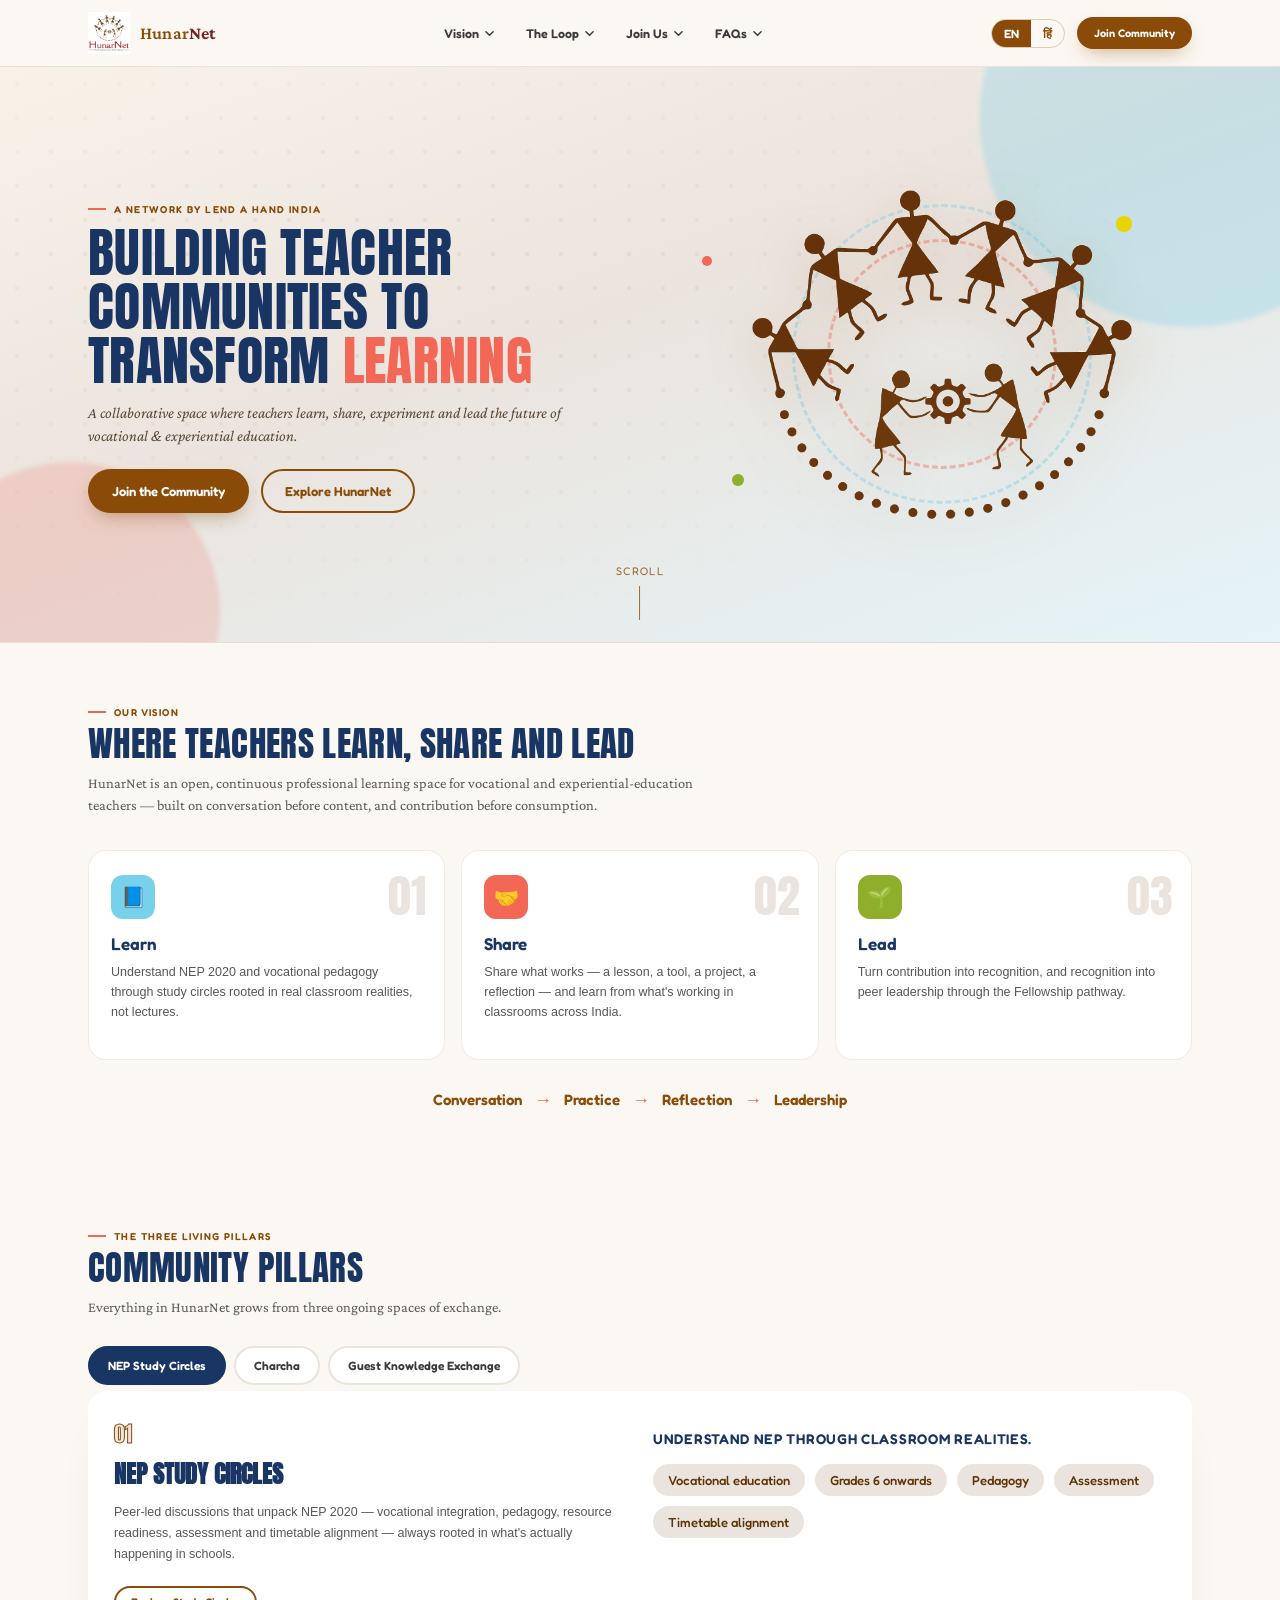
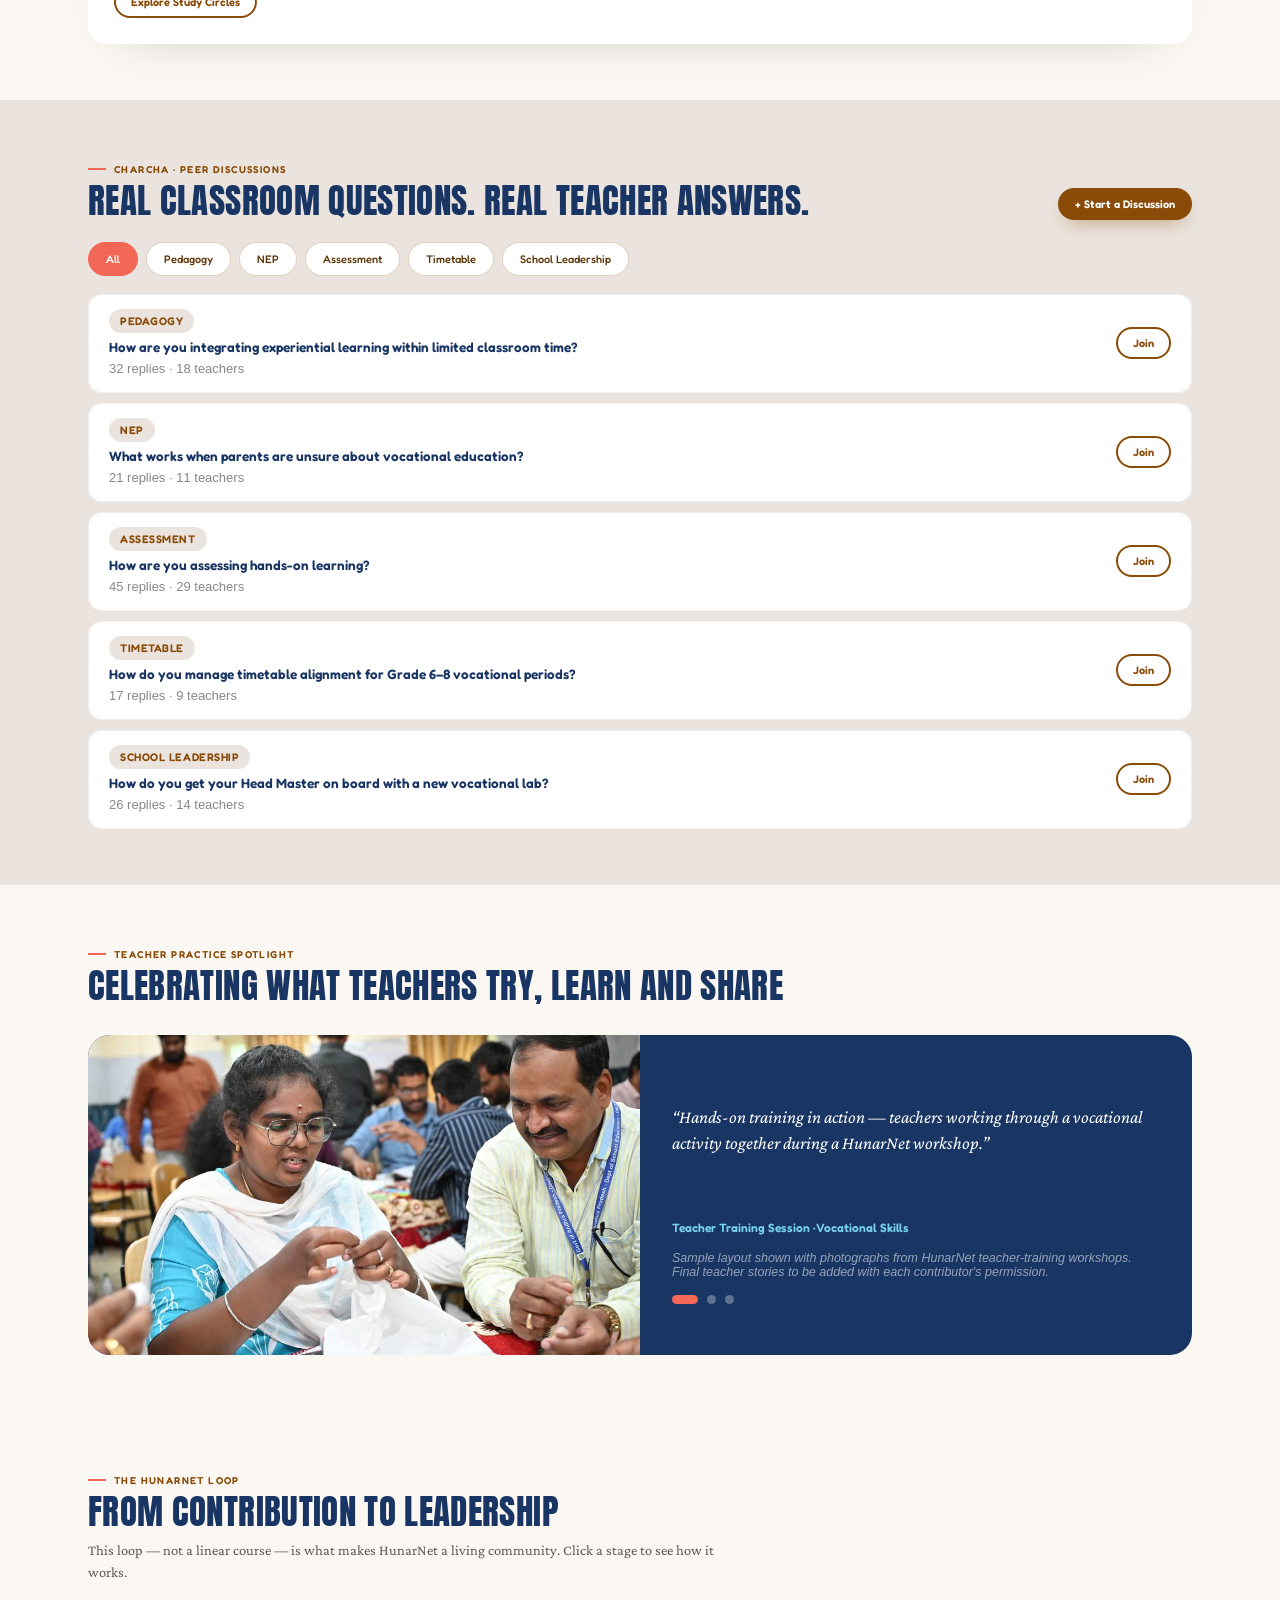
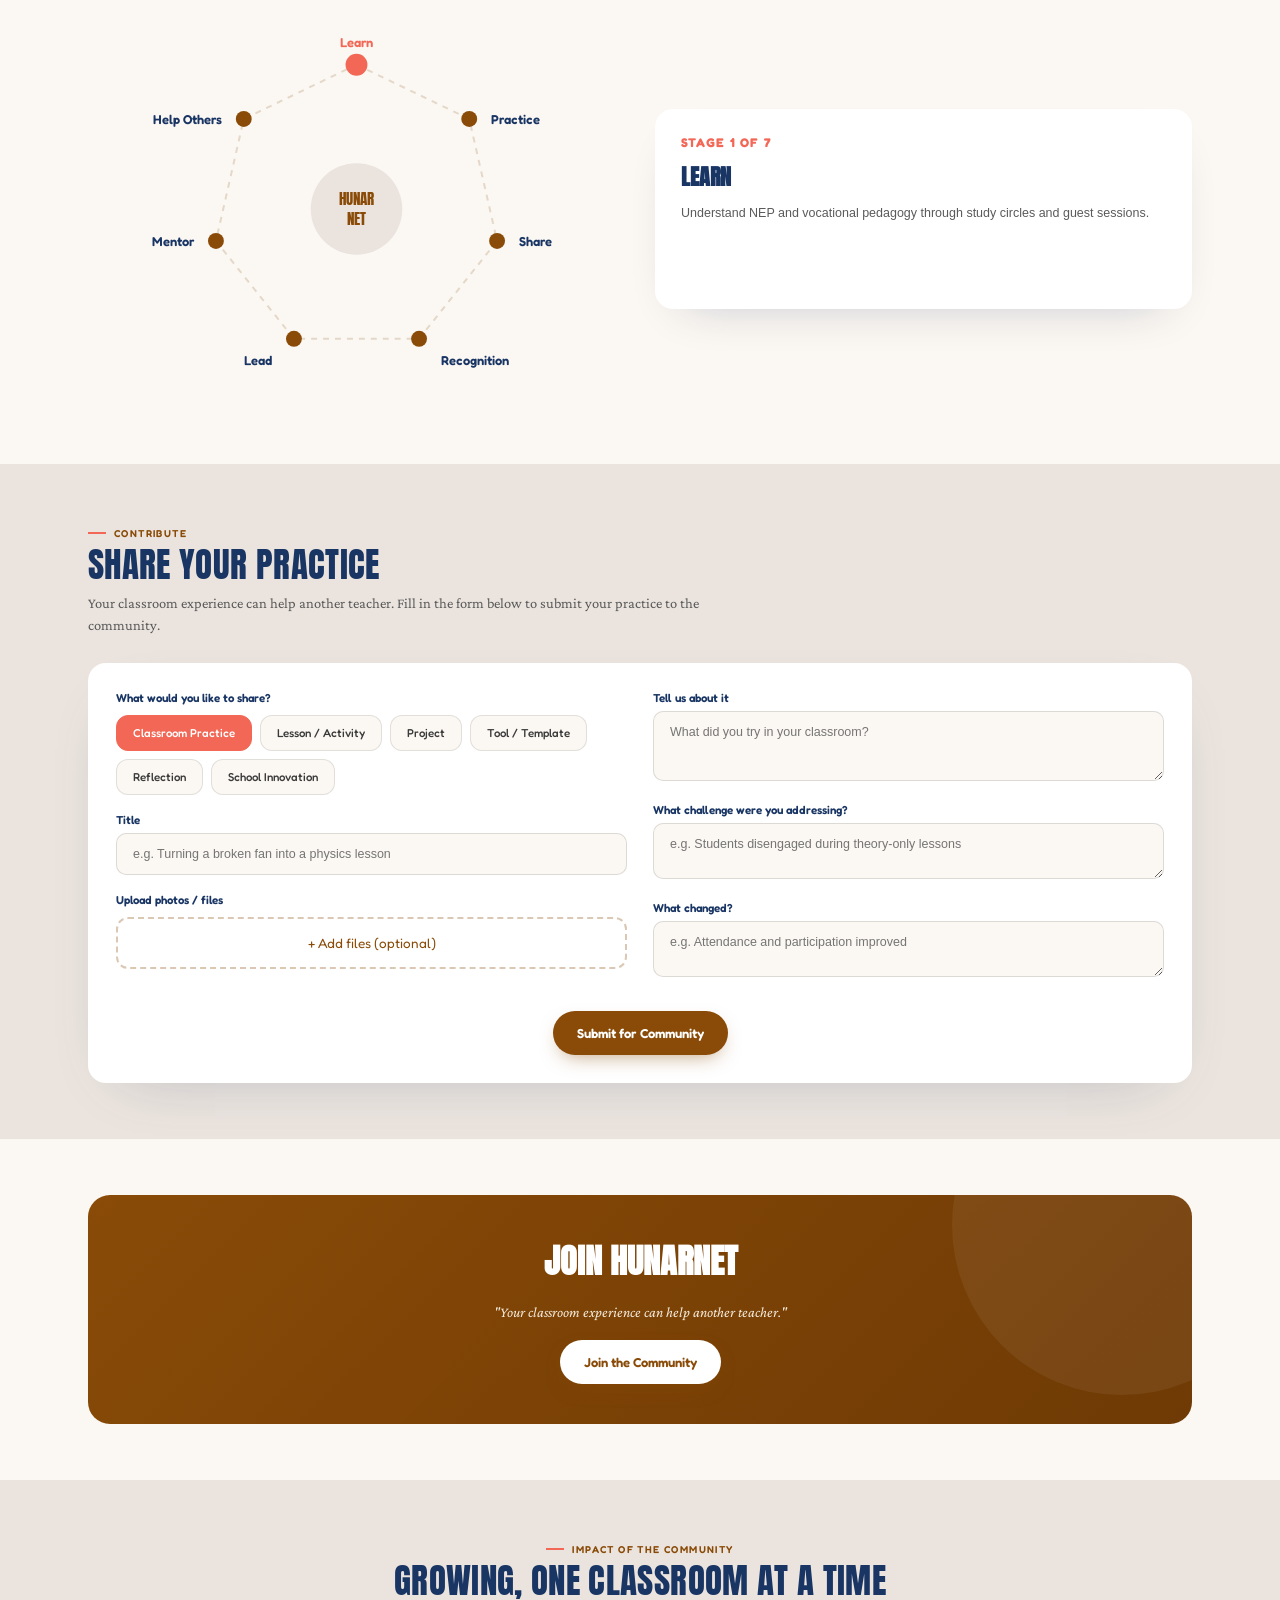
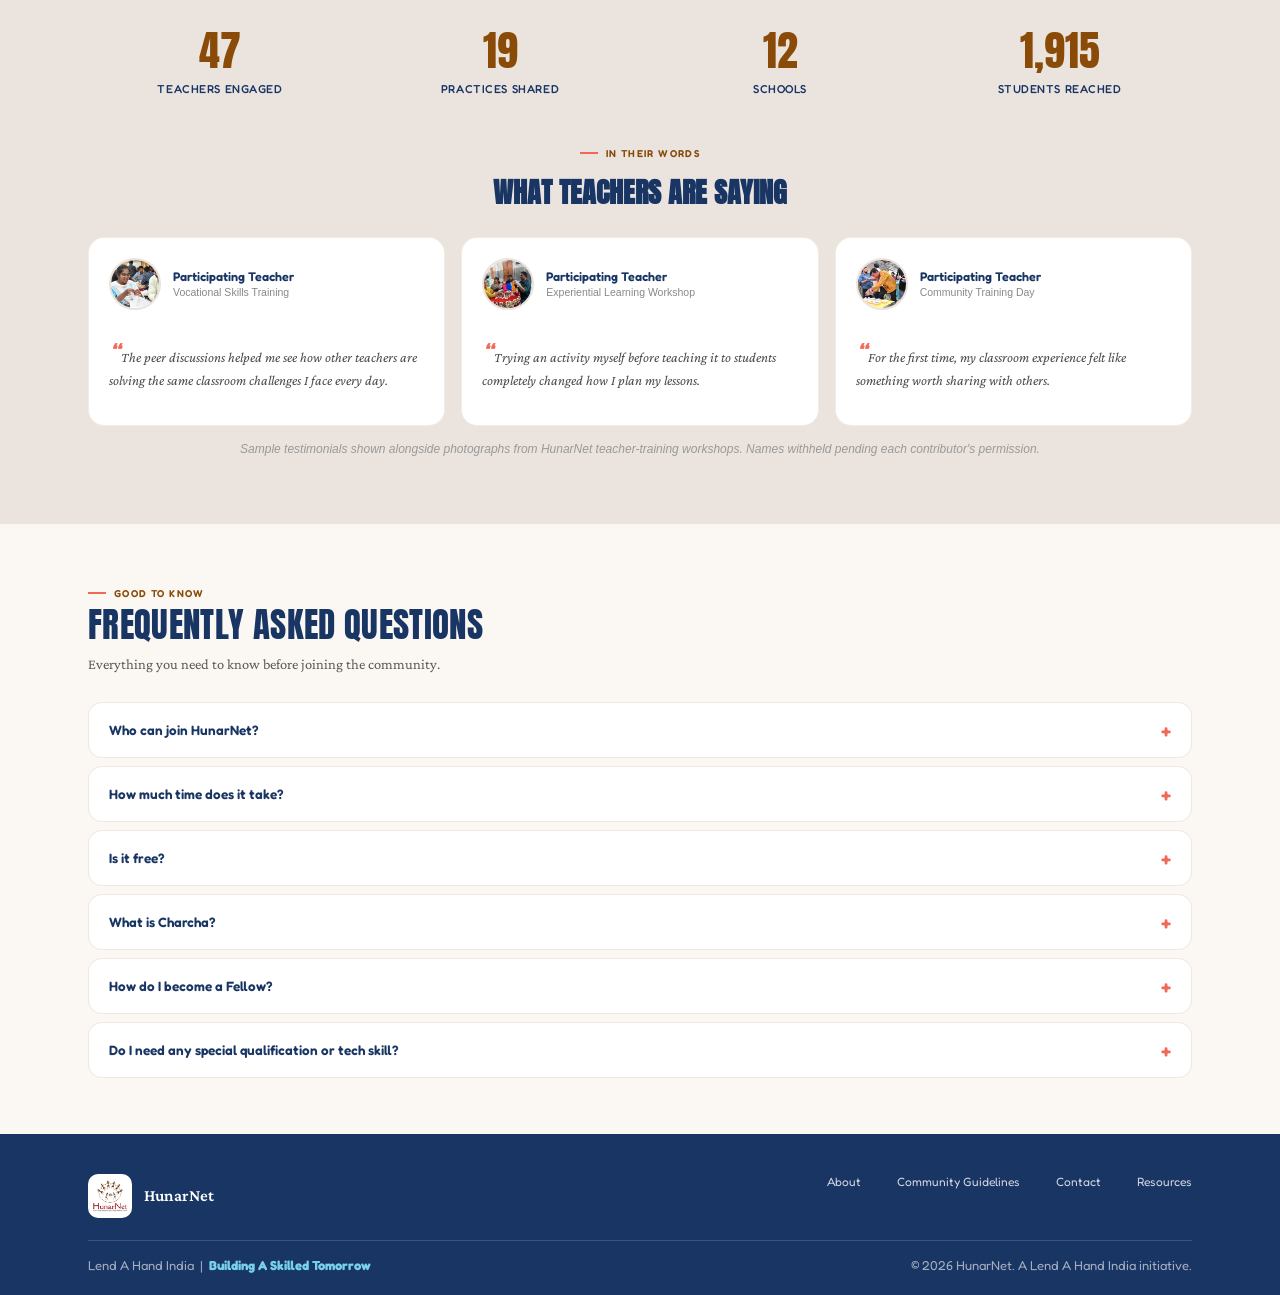
<file: index.html>
<!DOCTYPE html>
<html lang="en">
<head>
<meta charset="UTF-8">
<meta name="viewport" content="width=device-width, initial-scale=1.0">
<title>HunarNet — Where Teachers Learn, Share And Lead</title>
<meta name="description" content="HunarNet — a teacher community by Lend A Hand India where teachers learn, share and lead vocational and experiential education.">
<link rel="icon" type="image/png" href="assets/logo-icon.png">
<link rel="preconnect" href="https://fonts.googleapis.com">
<link rel="preconnect" href="https://fonts.gstatic.com" crossorigin>
<link href="https://fonts.googleapis.com/css2?family=Anton&family=Crimson+Pro:ital,wght@0,400;0,500;0,600;1,400&family=Fredoka:wght@400;500;600;700&display=swap" rel="stylesheet">
<link rel="stylesheet" href="css/styles.css">
</head>
<body>

<!-- HEADER -->
<header>
  <div class="nav">
    <a href="#home" class="brand">
      <img src="assets/logo.png" alt="HunarNet logo">
      <span class="brand-text">Hunar<b>Net</b></span>
    </a>
    <nav class="links">
      <div class="dd" data-dd="vision">
        <button class="dd-trigger"><span data-i18n="nav.vision">Vision</span> <svg viewBox="0 0 10 6"><path d="M1 1l4 4 4-4" stroke="currentColor" stroke-width="1.6" fill="none" stroke-linecap="round"/></svg></button>
        <div class="dd-panel">
          <div class="dd-item" data-goto="#home">
            <div class="ico" style="background:var(--sky);">🎯</div>
            <div class="txt"><strong data-i18n="nav.vision_ourVision">Our Vision</strong><span data-i18n="nav.vision_ourVision_sub"></span></div>
          </div>
          <div class="dd-item" data-goto="#learn">
            <div class="ico" style="background:#dfe9f6;">📘</div>
            <div class="txt"><strong data-i18n="nav.vision_lsl">Learn · Share · Lead</strong><span data-i18n="nav.vision_lsl_sub"></span></div>
          </div>
          <div class="dd-item" data-goto="#pillars">
            <div class="ico" style="background:var(--beige);">🏛️</div>
            <div class="txt"><strong data-i18n="nav.vision_pillars">Community Pillars</strong><span data-i18n="nav.vision_pillars_sub"></span></div>
          </div>
        </div>
      </div>
      <div class="dd" data-dd="loop">
        <button class="dd-trigger"><span data-i18n="nav.loop">The Loop</span> <svg viewBox="0 0 10 6"><path d="M1 1l4 4 4-4" stroke="currentColor" stroke-width="1.6" fill="none" stroke-linecap="round"/></svg></button>
        <div class="dd-panel">
          <div class="dd-item" data-goto="#loop" data-lstep="0">
            <div class="ico" style="background:var(--sky);">📘</div>
            <div class="txt"><strong data-i18n="nav.loop_learn">Learn</strong><span data-i18n="nav.loop_learn_sub"></span></div>
          </div>
          <div class="dd-item" data-goto="#loop" data-lstep="2">
            <div class="ico" style="background:#d8ecc4;">🗣️</div>
            <div class="txt"><strong data-i18n="nav.loop_share">Share</strong><span data-i18n="nav.loop_share_sub"></span></div>
          </div>
          <div class="dd-item" data-goto="#loop" data-lstep="4">
            <div class="ico" style="background:var(--beige);">🌟</div>
            <div class="txt"><strong data-i18n="nav.loop_lead">Lead</strong><span data-i18n="nav.loop_lead_sub"></span></div>
          </div>
          <div class="dd-divider"></div>
          <div class="dd-item" data-goto="#loop">
            <div class="ico" style="background:var(--navy);color:#fff;">🔄</div>
            <div class="txt"><strong data-i18n="nav.loop_full">See the full loop</strong><span data-i18n="nav.loop_full_sub"></span></div>
          </div>
        </div>
      </div>
      <div class="dd" data-dd="joinus">
        <button class="dd-trigger"><span data-i18n="nav.joinUs">Join Us</span> <svg viewBox="0 0 10 6"><path d="M1 1l4 4 4-4" stroke="currentColor" stroke-width="1.6" fill="none" stroke-linecap="round"/></svg></button>
        <div class="dd-panel">
          <div class="dd-item" data-goto="#share">
            <div class="ico" style="background:var(--coral);">✍️</div>
            <div class="txt"><strong data-i18n="nav.join_share">Share Your Practice</strong><span data-i18n="nav.join_share_sub"></span></div>
          </div>
          <div class="dd-item" data-goto="#charcha">
            <div class="ico" style="background:var(--sky);">💬</div>
            <div class="txt"><strong data-i18n="nav.join_discuss">Join a Discussion</strong><span data-i18n="nav.join_discuss_sub"></span></div>
          </div>
          <div class="dd-divider"></div>
          <div class="dd-item" data-open-join="1">
            <div class="ico" style="background:var(--green);color:#fff;">🤝</div>
            <div class="txt"><strong data-i18n="nav.join_community">Join the Community</strong><span data-i18n="nav.join_community_sub"></span></div>
          </div>
        </div>
      </div>
      <div class="dd" data-dd="faqs">
        <button class="dd-trigger"><span data-i18n="nav.faqs">FAQs</span> <svg viewBox="0 0 10 6"><path d="M1 1l4 4 4-4" stroke="currentColor" stroke-width="1.6" fill="none" stroke-linecap="round"/></svg></button>
        <div class="dd-panel">
          <div class="dd-item" data-goto="#faqs" data-faq="0">
            <div class="ico" style="background:var(--sky);">❓</div>
            <div class="txt"><strong data-i18n="nav.faq_who">Who can join?</strong><span data-i18n="nav.faq_who_sub"></span></div>
          </div>
          <div class="dd-item" data-goto="#faqs" data-faq="2">
            <div class="ico" style="background:var(--beige);">💰</div>
            <div class="txt"><strong data-i18n="nav.faq_free">Is it free?</strong><span data-i18n="nav.faq_free_sub"></span></div>
          </div>
          <div class="dd-divider"></div>
          <div class="dd-item" data-goto="#faqs">
            <div class="ico" style="background:var(--navy);color:#fff;">→</div>
            <div class="txt"><strong data-i18n="nav.faq_all">See all FAQs</strong><span data-i18n="nav.faq_all_sub"></span></div>
          </div>
        </div>
      </div>
    </nav>
    <div class="nav-actions">
      <div class="lang-toggle">
        <button data-setlang="en" class="active">EN</button>
        <button data-setlang="hi">हिं</button>
      </div>
      <button class="btn btn-primary btn-sm" id="navJoinBtn" data-i18n="nav.joinCommunity">Join Community</button>
      <button class="hamburger" id="hamburger" aria-label="Menu"><span></span><span></span><span></span></button>
    </div>
  </div>
  <div class="mobile-menu" id="mobileMenu">
    <div class="m-lang">
      <button data-setlang="en" class="active">English</button>
      <button data-setlang="hi">हिंदी</button>
    </div>
    <details class="m-group">
      <summary data-i18n="nav.vision">Vision</summary>
      <div class="m-sub">
        <a href="#home" data-i18n="nav.vision_ourVision">Our Vision</a>
        <a href="#learn" data-i18n="nav.vision_lsl">Learn · Share · Lead</a>
        <a href="#pillars" data-i18n="nav.vision_pillars">Community Pillars</a>
      </div>
    </details>
    <details class="m-group">
      <summary data-i18n="nav.loop">The Loop</summary>
      <div class="m-sub">
        <a href="#loop" data-lstep="0" data-i18n="loop.stages.0.name">Learn</a>
        <a href="#loop" data-lstep="1" data-i18n="loop.stages.1.name">Practice</a>
        <a href="#loop" data-lstep="2" data-i18n="loop.stages.2.name">Share</a>
        <a href="#loop" data-lstep="3" data-i18n="loop.stages.3.name">Recognition</a>
        <a href="#loop" data-lstep="4" data-i18n="loop.stages.4.name">Lead</a>
        <a href="#loop" data-lstep="5" data-i18n="loop.stages.5.name">Mentor</a>
      </div>
    </details>
    <details class="m-group">
      <summary data-i18n="nav.joinUs">Join Us</summary>
      <div class="m-sub">
        <a href="#share" data-i18n="nav.join_share">Share Your Practice</a>
        <a href="#charcha" data-i18n="nav.join_discuss">Join a Discussion</a>
        <a href="#" id="mobileJoinLink" data-i18n="nav.join_community">Join the Community</a>
      </div>
    </details>
    <details class="m-group">
      <summary data-i18n="nav.faqs">FAQs</summary>
      <div class="m-sub">
        <a href="#faqs" data-faq="0" data-i18n="nav.faq_who">Who can join?</a>
        <a href="#faqs" data-faq="2" data-i18n="nav.faq_free">Is it free?</a>
        <a href="#faqs" data-i18n="nav.faq_all">See all FAQs</a>
      </div>
    </details>
  </div>
</header>

<!-- HERO -->
<section class="hero" id="home" style="padding:0;">
  <div class="hero-pattern"></div>
  <div class="hero-blob b1"></div>
  <div class="hero-blob b2"></div>
  <div class="hero-inner">
    <div class="hero-content">
      <span class="eyebrow" data-i18n="hero.eyebrow">A network by Lend A Hand India</span>
      <h1 data-i18n="hero.title" data-i18n-html>Building teacher communities to transform <span>learning</span></h1>
      <p class="hero-lede" data-i18n="hero.lede">A collaborative space where teachers learn, share, experiment and lead the future of vocational &amp; experiential education.</p>
      <div class="hero-ctas">
        <button class="btn btn-primary" id="heroJoinBtn" data-i18n="hero.cta_join">Join the Community</button>
        <a href="#learn" class="btn btn-outline dark" data-i18n="hero.cta_explore">Explore HunarNet</a>
      </div>
    </div>
    <div class="hero-graphic">
      <div class="hero-ring r1"></div>
      <div class="hero-ring r2"></div>
      <span class="hero-dot d1"></span>
      <span class="hero-dot d2"></span>
      <span class="hero-dot d3"></span>
      <img src="assets/logo-icon.png" alt="HunarNet community icon">
    </div>
  </div>
  <div class="scroll-cue"><span data-i18n="hero.scroll">Scroll</span><span class="line"></span></div>
</section>

<!-- WHAT IS HUNARNET / VISION -->
<section id="learn">
  <div class="wrap">
    <div class="reveal">
      <span class="eyebrow" data-i18n="vision.eyebrow">Our Vision</span>
      <h2 class="section-title" data-i18n="vision.title">Where teachers learn, share and lead</h2>
      <p class="section-sub" data-i18n="vision.sub"></p>
    </div>
    <div class="triad reveal">
      <div class="triad-card">
        <div class="triad-num">01</div>
        <div class="triad-icon" style="background:var(--sky);">📘</div>
        <h3 data-i18n="vision.card_learn_title">Learn</h3>
        <p data-i18n="vision.card_learn_body"></p>
      </div>
      <div class="triad-card">
        <div class="triad-num">02</div>
        <div class="triad-icon" style="background:var(--coral);">🤝</div>
        <h3 data-i18n="vision.card_share_title">Share</h3>
        <p data-i18n="vision.card_share_body"></p>
      </div>
      <div class="triad-card">
        <div class="triad-num">03</div>
        <div class="triad-icon" style="background:var(--green);">🌱</div>
        <h3 data-i18n="vision.card_lead_title">Lead</h3>
        <p data-i18n="vision.card_lead_body"></p>
      </div>
    </div>
    <div class="flow-line reveal">
      <span data-i18n="vision.flow_conversation">Conversation</span><span class="arrow">→</span><span data-i18n="vision.flow_practice">Practice</span><span class="arrow">→</span><span data-i18n="vision.flow_reflection">Reflection</span><span class="arrow">→</span><span data-i18n="vision.flow_leadership">Leadership</span>
    </div>
  </div>
</section>

<!-- COMMUNITY PILLARS -->
<section id="pillars">
  <div class="wrap">
    <div class="reveal">
      <span class="eyebrow" data-i18n="pillars.eyebrow">The three living pillars</span>
      <h2 class="section-title" data-i18n="pillars.title">Community pillars</h2>
      <p class="section-sub" data-i18n="pillars.sub"></p>
    </div>
    <div class="pillar-tabs reveal" id="pillarTabs"></div>
    <div class="pillar-body reveal" id="pillarBody"></div>
  </div>
</section>

<!-- CHARCHA / WHAT'S HAPPENING -->
<section class="section-alt" id="charcha">
  <div class="wrap">
    <div class="head-row reveal">
      <div>
        <span class="eyebrow" data-i18n="charcha.eyebrow">Charcha · peer discussions</span>
        <h2 class="section-title" data-i18n="charcha.title">Real classroom questions. Real teacher answers.</h2>
      </div>
      <button class="btn btn-primary btn-sm" id="startDiscussionBtn" data-i18n="charcha.start">+ Start a Discussion</button>
    </div>
    <div class="filter-row reveal" id="filterRow"></div>
    <div class="discuss-list reveal" id="discussList"></div>
  </div>
</section>

<!-- TEACHER SPOTLIGHT -->
<section id="recognise">
  <div class="wrap">
    <div class="reveal">
      <span class="eyebrow" data-i18n="spotlight.eyebrow">Teacher practice spotlight</span>
      <h2 class="section-title" data-i18n="spotlight.title">Celebrating what teachers try, learn and share</h2>
    </div>
    <div class="spotlight reveal" id="spotlight">
      <div class="spot-imgwrap" id="spotImgWrap"></div>
      <div class="spot-text">
        <div class="spot-text-inner" id="spotQuotes"></div>
        <div class="spot-cap" id="spotCap"></div>
        <div class="spot-note" data-i18n="spotlight.note"></div>
        <div class="spot-dots" id="spotDots"></div>
      </div>
    </div>
  </div>
</section>

<!-- CONTRIBUTION TO LEADERSHIP LOOP -->
<section id="loop">
  <div class="wrap">
    <div class="reveal">
      <span class="eyebrow" data-i18n="loop.eyebrow">The HunarNet loop</span>
      <h2 class="section-title" data-i18n="loop.title">From contribution to leadership</h2>
      <p class="section-sub" data-i18n="loop.sub"></p>
    </div>
    <div class="loop-wrap reveal">
      <div class="loop-svg-wrap">
        <svg id="loopSvg" viewBox="-70 0 540 400" width="100%" style="max-width:540px;"></svg>
      </div>
      <div class="loop-detail" id="loopDetail"></div>
    </div>
  </div>
</section>

<!-- SHARE YOUR PRACTICE -->
<section class="section-alt" id="share">
  <div class="wrap">
    <div class="reveal">
      <span class="eyebrow" data-i18n="share.eyebrow">Contribute</span>
      <h2 class="section-title" data-i18n="share.title">Share your practice</h2>
      <p class="section-sub" data-i18n="share.sub"></p>
    </div>
    <div class="share-panel reveal">
      <div id="shareForm">
        <div class="share-grid">
          <div>
            <label class="f" style="margin-top:0;" data-i18n="share.q_type">What would you like to share?</label>
            <div class="type-picker" id="typePicker"></div>
            <label class="f" data-i18n="share.q_title">Title</label>
            <input type="text" id="shareTitle" data-i18n-ph="share.ph_title">
            <label class="f" data-i18n="share.q_upload">Upload photos / files</label>
            <div class="upload-box" data-i18n="share.upload_hint">+ Add files (optional)</div>
          </div>
          <div>
            <label class="f" style="margin-top:0;" data-i18n="share.q_about">Tell us about it</label>
            <textarea id="shareAbout" rows="3" data-i18n-ph="share.ph_about"></textarea>
            <label class="f" data-i18n="share.q_challenge">What challenge were you addressing?</label>
            <textarea id="shareChallenge" rows="2" data-i18n-ph="share.ph_challenge"></textarea>
            <label class="f" data-i18n="share.q_changed">What changed?</label>
            <textarea id="shareChanged" rows="2" data-i18n-ph="share.ph_changed"></textarea>
          </div>
        </div>
        <div style="text-align:center;margin-top:30px;">
          <button class="btn btn-primary" id="shareSubmitBtn" data-i18n="share.submit">Submit for Community</button>
        </div>
      </div>
      <div class="confirm-box" id="shareConfirm">
        <div class="confirm-icon">✓</div>
        <h3 data-i18n="share.confirm_title">Thank you for sharing!</h3>
        <p data-i18n="share.confirm_body"></p>
        <button class="btn btn-outline dark btn-sm" id="shareAnotherBtn" style="margin-top:20px;" data-i18n="share.another">Share another practice</button>
      </div>
    </div>
  </div>
</section>

<!-- JOIN CTA -->
<section id="join">
  <div class="wrap">
    <div class="join-cta reveal">
      <h2 data-i18n="joinCta.title">Join HunarNet</h2>
      <p class="quote" data-i18n="joinCta.quote"></p>
      <button class="btn btn-primary" id="ctaJoinBtn" data-i18n="joinCta.cta">Join the Community</button>
    </div>
  </div>
</section>

<!-- IMPACT -->
<section class="section-alt" id="impact">
  <div class="wrap">
    <div class="reveal" style="text-align:center;">
      <span class="eyebrow" data-i18n="impact.eyebrow">Impact of the community</span>
      <h2 class="section-title" data-i18n="impact.title">Growing, one classroom at a time</h2>
    </div>
    <div class="impact-grid reveal" id="impactGrid"></div>

    <div class="testimonial-row reveal">
      <div style="text-align:center;">
        <span class="eyebrow" data-i18n="impact.testi_eyebrow">In their words</span>
        <h3 class="testi-heading" data-i18n="impact.testi_title">What teachers are saying</h3>
      </div>
      <div class="testi-grid" id="testiGrid"></div>
      <p class="testi-note" data-i18n="impact.testi_note"></p>
    </div>
  </div>
</section>

<!-- FAQS -->
<section id="faqs">
  <div class="wrap">
    <div class="reveal">
      <span class="eyebrow" data-i18n="faqs.eyebrow">Good to know</span>
      <h2 class="section-title" data-i18n="faqs.title">Frequently asked questions</h2>
      <p class="section-sub" data-i18n="faqs.sub"></p>
    </div>
    <div class="faq-list reveal" id="faqList"></div>
  </div>
</section>

<!-- FOOTER -->
<footer>
  <div class="wrap">
    <div class="footer-top">
      <div class="footer-brand">
        <img src="assets/logo.png" alt="HunarNet">
        <span class="footer-brand-text">HunarNet</span>
      </div>
      <div class="footer-links">
        <a href="#learn" data-i18n="footer.about">About</a>
        <a href="#charcha" data-i18n="footer.guidelines">Community Guidelines</a>
        <a href="#share" data-i18n="footer.contact">Contact</a>
        <a href="#pillars" data-i18n="footer.resources">Resources</a>
      </div>
    </div>
    <div class="footer-bottom">
      <span>Lend A Hand India &nbsp;|&nbsp; <b data-i18n="footer.tagline">Building A Skilled Tomorrow</b></span>
      <span data-i18n="footer.copyright">© 2026 HunarNet. A Lend A Hand India initiative.</span>
    </div>
  </div>
</footer>

<!-- MOBILE BOTTOM BAR -->
<div class="mobile-bar">
  <a href="#home">🏠<span data-i18n="mobileBar.home">Home</span></a>
  <a href="#charcha">💬<span data-i18n="mobileBar.charcha">Charcha</span></a>
  <button class="plus" id="mobilePlus">+</button>
  <a href="#pillars">📚<span data-i18n="mobileBar.resources">Resources</span></a>
  <a href="#join">👤<span data-i18n="mobileBar.profile">Profile</span></a>
</div>
<div class="plus-sheet" id="plusSheet">
  <a href="#share" id="plusShare" data-i18n="mobileBar.share">Share a Practice</a>
  <a href="#charcha" id="plusDiscuss" data-i18n="mobileBar.discuss">Start a Discussion</a>
  <a href="#" id="plusJoin" data-i18n="mobileBar.join">Join the Community</a>
</div>

<!-- JOIN MODAL -->
<div class="modal-overlay" id="joinModal">
  <div class="modal">
    <button class="modal-close" id="modalClose">✕</button>
    <div class="modal-progress" id="modalProgress"></div>

    <div class="modal-step active" data-step="0">
      <h3 data-i18n="modal.welcome_title">Welcome to HunarNet</h3>
      <p class="msub" data-i18n="modal.welcome_sub"></p>
      <div style="margin-top:30px;text-align:center;">
        <button class="btn btn-primary" id="startJoin" data-i18n="modal.start">Start</button>
      </div>
    </div>

    <div class="modal-step" data-step="1">
      <h3 data-i18n="modal.about_title">About you</h3>
      <p class="msub" data-i18n="modal.about_sub"></p>
      <div class="modal-field">
        <label class="f" style="margin-top:0;" data-i18n="modal.name">Name</label>
        <input type="text" id="joinName" data-i18n-ph="modal.ph_name">
      </div>
      <div class="modal-field">
        <label class="f" data-i18n="modal.school">School</label>
        <input type="text" id="joinSchool" data-i18n-ph="modal.ph_school">
      </div>
      <div class="modal-field">
        <label class="f" data-i18n="modal.role">Role</label>
        <div class="role-grid" id="roleGroup" data-group="role"></div>
      </div>
      <div class="modal-nav">
        <button class="btn-back" data-back data-i18n="modal.back">Back</button>
        <button class="btn btn-primary btn-sm" data-next data-i18n="modal.next">Next</button>
      </div>
    </div>

    <div class="modal-step" data-step="2">
      <h3 data-i18n="modal.exp_title">Your experience</h3>
      <p class="msub" data-i18n="modal.exp_sub"></p>
      <div class="modal-field">
        <div class="interest-grid" id="expGroup" data-group="experience" data-multi="true"></div>
      </div>
      <div class="modal-nav">
        <button class="btn-back" data-back data-i18n="modal.back">Back</button>
        <button class="btn btn-primary btn-sm" data-next data-i18n="modal.next">Next</button>
      </div>
    </div>

    <div class="modal-step" data-step="3">
      <h3 data-i18n="modal.part_title">How would you like to participate?</h3>
      <p class="msub" data-i18n="modal.part_sub"></p>
      <div class="modal-field">
        <div class="interest-grid" id="partGroup" data-group="participate" data-multi="true"></div>
      </div>
      <div class="modal-nav">
        <button class="btn-back" data-back data-i18n="modal.back">Back</button>
        <button class="btn btn-primary btn-sm" id="finishJoin" data-i18n="modal.finish">Join HunarNet</button>
      </div>
    </div>

    <div class="modal-step" data-step="4">
      <div class="success-screen">
        <div class="ic">✓</div>
        <h3 style="text-align:center;" data-i18n="modal.success_title">You're in!</h3>
        <p class="msub" style="text-align:center;" data-i18n="modal.success_sub"></p>
        <button class="btn btn-primary" id="doneJoin" style="margin-top:22px;" data-i18n="modal.done">Done</button>
      </div>
    </div>
  </div>
</div>

<!-- SCRIPTS -->
<script src="js/config.js"></script>
<script src="js/i18n.js"></script>
<script src="js/forms.js"></script>
<script src="js/main.js"></script>
</body>
</html>
</file>
<file: css/styles.css>
:root{
  --brown:#894B07;
  --brown-dark:#5c3405;
  --brown-light:#a9600f;
  --beige:#EBE4DE;
  --paper:#FBF7F2;
  --ink:#3B3B3B;
  --navy:#193564;
  --blue:#4181C3;
  --sky:#78D1EB;
  --coral:#F26755;
  --green:#8fae2c;
  --yellow:#e8d400;
  --display:'Anton',sans-serif;
  --serif:'Crimson Pro',serif;
  --friendly:'Fredoka',sans-serif;
  --body:Arial,Helvetica,sans-serif;
  --radius:18px;
  --maxw:1160px;
}
*{box-sizing:border-box;}
html{scroll-behavior:smooth;}
body{
  margin:0;
  font-family:var(--body);
  color:var(--ink);
  background:var(--paper);
  -webkit-font-smoothing:antialiased;
  overflow-x:hidden;
}
img{max-width:100%;display:block;}
a{color:inherit;text-decoration:none;}
.wrap{max-width:var(--maxw);margin:0 auto;padding:0 28px;}
h1,h2,h3{margin:0;}
.eyebrow{
  font-family:var(--friendly);
  font-weight:600;
  letter-spacing:.14em;
  text-transform:uppercase;
  font-size:10px;
  color:var(--brown);
  display:inline-flex;
  align-items:center;
  gap:8px;
}
.eyebrow::before{
  content:"";
  width:18px;height:2px;background:var(--coral);display:inline-block;
}
.section-title{
  font-family:var(--display);
  font-weight:400;
  letter-spacing:.01em;
  line-height:1.05;
  color:var(--navy);
  margin:8px 0 0;
  font-size:clamp(22px,3.2vw,35px);
  text-transform:uppercase;
}
.section-sub{
  font-family:var(--serif);
  font-size:14.5px;
  color:#5a5a5a;
  max-width:640px;
  margin:10px 0 0;
  line-height:1.5;
}
.btn{
  font-family:var(--friendly);
  font-weight:600;
  font-size:13px;
  padding:12px 22px;
  border-radius:999px;
  border:2px solid transparent;
  cursor:pointer;
  display:inline-flex;
  align-items:center;
  gap:8px;
  transition:transform .18s ease, box-shadow .18s ease, background .18s ease, color .18s ease;
  white-space:nowrap;
}
.btn:active{transform:scale(.97);}
.btn-primary{background:var(--brown);color:#fff;box-shadow:0 8px 20px -8px rgba(137,75,7,.55);}
.btn-primary:hover{background:var(--brown-dark);transform:translateY(-2px);}
.btn-outline{background:transparent;border-color:rgba(255,255,255,.8);color:#fff;}
.btn-outline:hover{background:rgba(255,255,255,.14);transform:translateY(-2px);}
.btn-outline.dark{border-color:var(--brown);color:var(--brown);}
.btn-outline.dark:hover{background:var(--brown);color:#fff;}
.btn-sm{padding:7px 15px;font-size:11px;}

/* ---------- HEADER ---------- */
header{
  position:sticky;top:0;z-index:100;
  background:rgba(251,247,242,.9);
  backdrop-filter:blur(10px);
  border-bottom:1px solid rgba(137,75,7,.12);
}
.nav{
  max-width:var(--maxw);margin:0 auto;padding:12px 28px;
  display:flex;align-items:center;justify-content:space-between;gap:20px;
}
.brand{display:flex;align-items:center;gap:10px;}
.brand img{height:42px;width:42px;object-fit:contain;}
.brand-text{font-family:var(--serif);font-weight:600;font-size:18px;color:var(--brown);letter-spacing:.01em;}
.brand-text b{color:#7a1f1f;}
nav.links{display:flex;align-items:center;gap:6px;}

/* ---- dropdown mega-menu ---- */
.dd{position:relative;}
.dd-trigger{
  font-family:var(--friendly);font-weight:600;font-size:12.5px;color:var(--ink);
  background:none;border:none;cursor:pointer;padding:9px 13px;border-radius:10px;
  display:flex;align-items:center;gap:6px;transition:background .2s ease, color .2s ease;
}
.dd-trigger svg{width:9px;height:9px;transition:transform .25s ease;flex:none;}
.dd-trigger:hover, .dd.open .dd-trigger{background:var(--beige);color:var(--brown-dark);}
.dd.open .dd-trigger svg{transform:rotate(180deg);}
.dd-panel{
  position:absolute;top:calc(100% + 14px);left:50%;transform:translateX(-50%) translateY(6px);
  background:#fff;border-radius:16px;box-shadow:0 24px 60px -20px rgba(25,53,100,.35);
  padding:10px;min-width:300px;
  opacity:0;pointer-events:none;transition:opacity .2s ease, transform .2s ease;
  border:1px solid rgba(137,75,7,.08);
}
.dd-panel::before{
  content:"";position:absolute;top:-6px;left:50%;transform:translateX(-50%) rotate(45deg);
  width:12px;height:12px;background:#fff;border-left:1px solid rgba(137,75,7,.08);border-top:1px solid rgba(137,75,7,.08);
}
.dd.open .dd-panel{opacity:1;pointer-events:auto;transform:translateX(-50%) translateY(0);}
.dd-item{
  display:flex;align-items:flex-start;gap:12px;padding:12px 14px;border-radius:11px;
  cursor:pointer;transition:background .15s ease;
}
.dd-item:hover{background:var(--paper);}
.dd-item .ico{
  width:34px;height:34px;border-radius:9px;display:flex;align-items:center;justify-content:center;
  font-size:16px;flex:none;
}
.dd-item .txt strong{
  display:block;font-family:var(--friendly);font-weight:600;font-size:12.5px;color:var(--navy);
}
.dd-item .txt span{
  display:block;font-size:10.5px;color:#888;margin-top:2px;line-height:1.4;
}
.dd-divider{height:1px;background:rgba(0,0,0,.06);margin:6px 4px;}

.nav-actions{display:flex;align-items:center;gap:12px;}
.login-link{font-family:var(--friendly);font-weight:600;font-size:14px;color:var(--navy);}
.lang-toggle{display:inline-flex;border:1.5px solid rgba(137,75,7,.25);border-radius:999px;overflow:hidden;}
.lang-toggle button{
  font-family:var(--friendly);font-weight:600;font-size:12px;padding:6px 12px;border:none;
  background:transparent;color:var(--brown);cursor:pointer;transition:background .2s ease,color .2s ease;
}
.lang-toggle button.active{background:var(--brown);color:#fff;}
.m-lang{display:flex;gap:8px;padding:12px 0 6px;}
.m-lang button{
  flex:1;font-family:var(--friendly);font-weight:600;font-size:14px;padding:10px;border-radius:10px;
  border:1.5px solid rgba(137,75,7,.25);background:#fff;color:var(--brown);cursor:pointer;
}
.m-lang button.active{background:var(--brown);color:#fff;border-color:var(--brown);}
.hamburger{display:none;flex-direction:column;gap:5px;background:none;border:none;cursor:pointer;padding:6px;}
.hamburger span{width:24px;height:2.5px;background:var(--brown);border-radius:2px;}
.mobile-menu{
  display:none;flex-direction:column;gap:4px;
  background:var(--paper);border-top:1px solid rgba(137,75,7,.12);
  padding:10px 28px 18px;
}
.mobile-menu.open{display:flex;}
.m-group{border-bottom:1px solid rgba(0,0,0,.07);}
.m-group summary{
  font-family:var(--friendly);font-weight:600;font-size:14px;padding:14px 0;color:var(--navy);
  cursor:pointer;list-style:none;display:flex;justify-content:space-between;align-items:center;
}
.m-group summary::-webkit-details-marker{display:none;}
.m-group summary::after{content:"+";font-size:18px;color:var(--coral);}
.m-group[open] summary::after{content:"\2212";}
.m-group .m-sub{padding:0 0 14px 4px;display:flex;flex-direction:column;gap:2px;}
.m-group .m-sub a{
  font-family:var(--friendly);font-weight:500;font-size:12.5px;padding:9px 10px;color:var(--ink);
  border-radius:8px;
}
.m-group .m-sub a:hover{background:var(--beige);}

/* ---------- HERO ---------- */
.hero{
  position:relative;min-height:64vh;display:flex;align-items:center;
  overflow:hidden;
  background:linear-gradient(160deg, #f8f2e9 0%, var(--beige) 45%, #e4f4f9 100%);
  border-bottom:1px solid rgba(137,75,7,.1);
}
.hero-pattern{
  position:absolute;inset:0;opacity:.5;
  background-image:radial-gradient(circle, rgba(137,75,7,.18) 2.5px, transparent 2.5px);
  background-size:34px 34px;
  mask-image:radial-gradient(ellipse at 30% 40%, black 0%, transparent 70%);
}
.hero-blob{
  position:absolute;border-radius:50%;filter:blur(2px);
}
.hero-blob.b1{width:420px;height:420px;background:rgba(120,209,235,.30);top:-160px;right:-120px;}
.hero-blob.b2{width:300px;height:300px;background:rgba(242,103,85,.18);bottom:-120px;left:-80px;}
.hero-inner{
  position:relative;z-index:2;max-width:var(--maxw);margin:0 auto;width:100%;
  padding:40px 28px;
  display:grid;grid-template-columns:1.15fr 1fr;gap:30px;align-items:center;
}
.hero-content{color:var(--ink);}
.hero-graphic{position:relative;display:flex;align-items:center;justify-content:center;min-height:280px;}
.hero-ring{position:absolute;border-radius:50%;border:3px dashed;opacity:.4;}
.hero-ring.r1{width:300px;height:300px;border-color:var(--sky);animation:spin 46s linear infinite;}
.hero-ring.r2{width:230px;height:230px;border-color:var(--coral);animation:spin 34s linear infinite reverse;}
.hero-dot{position:absolute;border-radius:50%;}
.hero-dot.d1{width:16px;height:16px;background:var(--yellow);top:8%;right:12%;}
.hero-dot.d2{width:12px;height:12px;background:var(--green);bottom:10%;left:8%;}
.hero-dot.d3{width:10px;height:10px;background:var(--coral);top:20%;left:2%;}
.hero-graphic img{
  width:76%;position:relative;z-index:2;
  filter:drop-shadow(0 14px 26px rgba(137,75,7,.22));
}
@keyframes spin{from{transform:rotate(0deg);}to{transform:rotate(360deg);}}
.hero h1{
  font-family:var(--display);
  font-weight:400;
  font-size:clamp(25px,4.8vw,54px);
  line-height:1.0;
  letter-spacing:.005em;
  margin:10px 0 0;
  text-transform:uppercase;
  color:var(--navy);
}
.hero h1 span{color:var(--coral);}
.hero-lede{
  font-family:var(--serif);font-style:italic;font-size:clamp(12px,1.4vw,15.5px);
  max-width:480px;margin:14px 0 0;color:#5b4a38;line-height:1.5;
}
.hero-ctas{display:flex;gap:12px;margin-top:22px;flex-wrap:wrap;}
.scroll-cue{
  position:absolute;bottom:22px;left:50%;transform:translateX(-50%);z-index:2;
  color:var(--brown);opacity:.8;font-family:var(--friendly);font-size:11px;letter-spacing:.12em;
  text-transform:uppercase;display:flex;flex-direction:column;align-items:center;gap:8px;
}
.scroll-cue .line{width:1px;height:34px;background:var(--brown);animation:pulse 1.8s infinite ease-in-out;}
@keyframes pulse{0%,100%{opacity:.3;}50%{opacity:1;}}

/* ---------- GENERIC SECTION ---------- */
section{padding:56px 0;position:relative;}
.section-alt{background:var(--beige);}
.head-row{display:flex;justify-content:space-between;align-items:flex-end;gap:20px;flex-wrap:wrap;}

/* ---------- WHAT IS HUNAR NET ---------- */
.triad{display:grid;grid-template-columns:repeat(3,1fr);gap:16px;margin-top:34px;}
.triad-card{
  background:#fff;border-radius:var(--radius);padding:24px 22px;
  border:1px solid rgba(137,75,7,.1);
  transition:transform .25s ease, box-shadow .25s ease;
  cursor:default;position:relative;overflow:hidden;
}
.triad-card:hover{transform:translateY(-8px);box-shadow:0 20px 40px -20px rgba(25,53,100,.25);}
.triad-num{
  font-family:var(--display);font-size:46px;color:var(--beige);position:absolute;top:10px;right:18px;
}
.triad-icon{
  width:44px;height:44px;border-radius:12px;display:flex;align-items:center;justify-content:center;
  margin-bottom:14px;font-size:20px;
}
.triad-card h3{font-family:var(--friendly);font-size:17px;color:var(--navy);font-weight:600;}
.triad-card p{font-size:12.5px;line-height:1.6;color:#565656;margin-top:8px;}
.flow-line{
  margin-top:28px;display:flex;align-items:center;justify-content:center;gap:12px;flex-wrap:wrap;
  font-family:var(--friendly);font-weight:600;color:var(--brown);font-size:15px;
}
.flow-line .arrow{color:var(--coral);font-size:18px;}
.chip{
  font-family:var(--friendly);font-size:13px;font-weight:500;background:var(--beige);color:var(--brown-dark);
  padding:8px 15px;border-radius:999px;
}

/* ---------- PILLARS ---------- */
.pillar-tabs{display:flex;gap:8px;margin-top:28px;flex-wrap:wrap;}
.pillar-tab{
  font-family:var(--friendly);font-weight:600;font-size:12px;padding:10px 18px;border-radius:999px;
  border:2px solid var(--beige);background:#fff;cursor:pointer;color:var(--ink);transition:all .2s ease;
}
.pillar-tab.active{background:var(--navy);border-color:var(--navy);color:#fff;}
.pillar-body{
  margin-top:6px;background:#fff;border-radius:var(--radius);padding:26px;
  display:grid;grid-template-columns:1fr 1fr;gap:26px;box-shadow:0 20px 50px -35px rgba(0,0,0,.25);
}
.pillar-body .num{font-family:var(--display);font-size:22px;color:var(--beige);-webkit-text-stroke:1px var(--brown);}
.pillar-body h3{font-family:var(--display);font-size:24px;color:var(--navy);margin-top:6px;text-transform:uppercase;}
.pillar-body p{font-size:12.5px;line-height:1.65;color:#565656;margin-top:10px;}
.topic-grid{display:flex;flex-wrap:wrap;gap:10px;align-content:flex-start;}
.topic-grid .chip{background:var(--beige);}

/* ---------- CHARCHA / HAPPENING ---------- */
.filter-row{display:flex;gap:8px;flex-wrap:wrap;margin-top:22px;}
.filter-chip{
  font-family:var(--friendly);font-size:11px;font-weight:500;padding:9px 17px;border-radius:999px;
  border:1.5px solid rgba(137,75,7,.25);background:#fff;cursor:pointer;color:var(--brown-dark);transition:all .2s ease;
}
.filter-chip.active{background:var(--coral);border-color:var(--coral);color:#fff;}
.discuss-list{margin-top:18px;display:flex;flex-direction:column;gap:10px;}
.discuss-card{
  background:#fff;border-radius:14px;padding:16px 20px;display:flex;justify-content:space-between;align-items:center;
  gap:20px;border:1px solid rgba(0,0,0,.06);transition:opacity .25s ease, transform .25s ease;
}
.discuss-card h4{font-family:var(--friendly);font-weight:600;font-size:13.5px;color:var(--navy);margin:0;}
.discuss-card .meta{font-size:13px;color:#888;margin-top:6px;}
.discuss-card .tag{
  font-family:var(--friendly);font-size:11px;font-weight:600;text-transform:uppercase;letter-spacing:.05em;
  background:var(--beige);color:var(--brown);padding:5px 11px;border-radius:999px;margin-right:8px;
}
.discuss-card.hide{display:none;}

/* ---------- SPOTLIGHT ---------- */
.spotlight{
  margin-top:30px;background:var(--navy);border-radius:22px;overflow:hidden;
  display:grid;grid-template-columns:1fr 1fr;
  position:relative;
}
.spot-imgwrap{position:relative;min-height:320px;overflow:hidden;}
.spot-imgwrap img{
  position:absolute;inset:0;width:100%;height:100%;object-fit:cover;opacity:0;transition:opacity .6s ease;
}
.spot-imgwrap img.active{opacity:1;}
.spot-text{padding:32px;color:#fff;display:flex;flex-direction:column;justify-content:center;}
.spot-quote{font-family:var(--serif);font-style:italic;font-size:18px;line-height:1.45;opacity:0;position:absolute;transition:opacity .5s ease;}
.spot-quote.active{opacity:1;position:relative;}
.spot-text-inner{position:relative;min-height:120px;}
.spot-cap{font-family:var(--friendly);font-weight:600;font-size:12px;color:var(--sky);margin-top:14px;}
.spot-note{font-size:12.5px;color:rgba(255,255,255,.55);margin-top:16px;font-style:italic;}
.spot-dots{display:flex;gap:9px;margin-top:16px;}
.spot-dot{width:9px;height:9px;border-radius:50%;background:rgba(255,255,255,.3);cursor:pointer;transition:background .2s ease, width .2s ease;}
.spot-dot.active{background:var(--coral);width:26px;border-radius:6px;}

/* ---------- SHARE PRACTICE ---------- */
.share-panel{
  margin-top:26px;background:#fff;border-radius:var(--radius);padding:28px;
  box-shadow:0 20px 60px -35px rgba(25,53,100,.3);
}
.share-grid{display:grid;grid-template-columns:1fr 1fr;gap:26px;}
.type-picker{display:flex;flex-wrap:wrap;gap:8px;margin-top:10px;}
.type-opt{
  font-family:var(--friendly);font-size:11.5px;font-weight:500;padding:10px 16px;border-radius:12px;
  border:1.5px solid rgba(0,0,0,.1);cursor:pointer;background:var(--paper);transition:all .2s ease;
}
.type-opt.active{background:var(--coral);color:#fff;border-color:var(--coral);}
label.f{font-family:var(--friendly);font-weight:600;font-size:11.5px;color:var(--navy);display:block;margin:18px 0 6px;}
input[type=text], textarea{
  width:100%;padding:13px 16px;border-radius:10px;border:1.5px solid rgba(0,0,0,.12);
  font-family:var(--body);font-size:12.5px;resize:vertical;background:var(--paper);
}
input[type=text]:focus, textarea:focus{outline:2px solid var(--sky);border-color:var(--sky);}
.upload-box{
  border:2px dashed rgba(137,75,7,.3);border-radius:12px;padding:16px;text-align:center;
  font-family:var(--friendly);font-size:13.5px;color:var(--brown);cursor:pointer;margin-top:10px;transition:all .2s ease;
}
.upload-box:hover{background:rgba(137,75,7,.05);}
.confirm-box{
  display:none;text-align:center;padding:24px 20px;
}
.confirm-box.show{display:block;}
.confirm-icon{
  width:70px;height:70px;border-radius:50%;background:var(--green);color:#fff;display:flex;align-items:center;
  justify-content:center;margin:0 auto 20px;font-size:32px;
}
.confirm-box h3{font-family:var(--display);font-size:26px;color:var(--navy);text-transform:uppercase;}
.confirm-box p{font-family:var(--serif);font-size:16px;color:#666;margin-top:10px;}

/* ---------- LOOP / SIGNATURE ---------- */
.loop-wrap{
  margin-top:26px;display:grid;grid-template-columns:1fr 1fr;gap:30px;align-items:center;
}
.loop-svg-wrap{position:relative;display:flex;align-items:center;justify-content:center;}
.loop-detail{background:#fff;border-radius:var(--radius);padding:26px;box-shadow:0 20px 50px -30px rgba(25,53,100,.3);min-height:200px;}
.loop-detail .lt{font-family:var(--friendly);font-weight:700;color:var(--coral);font-size:12.5px;letter-spacing:.1em;text-transform:uppercase;}
.loop-detail h3{font-family:var(--display);font-size:22px;color:var(--navy);text-transform:uppercase;margin-top:10px;}
.loop-detail p{font-size:12.5px;line-height:1.6;color:#5a5a5a;margin-top:10px;}
.loop-node{cursor:pointer;}
.loop-node circle.dot{transition:r .2s ease, fill .2s ease;}
.loop-node.active circle.dot{fill:var(--coral);}
.loop-node text{font-family:var(--friendly);font-weight:600;fill:var(--navy);}
.loop-node.active text{fill:var(--coral);}

/* ---------- IMPACT ---------- */
.impact-grid{display:grid;grid-template-columns:repeat(4,1fr);gap:16px;margin-top:30px;text-align:center;}
.impact-num{font-family:var(--display);font-size:clamp(28px,3.8vw,42px);color:var(--brown);line-height:1;}
.impact-label{font-family:var(--friendly);font-weight:500;font-size:11.5px;color:var(--navy);margin-top:10px;text-transform:uppercase;letter-spacing:.05em;}

.testimonial-row{margin-top:44px;}
.testi-heading{
  font-family:var(--display);font-size:clamp(19px,2.6vw,28px);color:var(--navy);text-transform:uppercase;margin-top:12px;
}
.testi-grid{display:grid;grid-template-columns:repeat(3,1fr);gap:16px;margin-top:24px;}
.testi-card{
  background:#fff;border-radius:16px;padding:20px;border:1px solid rgba(137,75,7,.1);
  display:flex;flex-direction:column;gap:12px;transition:transform .25s ease, box-shadow .25s ease;
}
.testi-card:hover{transform:translateY(-6px);box-shadow:0 20px 40px -22px rgba(25,53,100,.25);}
.testi-top{display:flex;align-items:center;gap:12px;}
.testi-avatar{width:52px;height:52px;border-radius:50%;object-fit:cover;flex:none;border:2px solid var(--beige);}
.testi-name{font-family:var(--friendly);font-weight:600;font-size:12.5px;color:var(--navy);}
.testi-role{font-size:10.5px;color:#888;margin-top:2px;}
.testi-quote{font-family:var(--serif);font-style:italic;font-size:14px;line-height:1.55;color:#4a4a4a;}
.testi-quote::before{content:"\201C";color:var(--coral);font-family:var(--display);font-size:22px;margin-right:2px;}
.testi-note{text-align:center;font-size:12px;color:#999;font-style:italic;margin-top:16px;}

/* ---------- FAQS ---------- */
.faq-list{margin-top:26px;display:flex;flex-direction:column;gap:8px;}
.faq-item{
  background:#fff;border-radius:14px;border:1px solid rgba(137,75,7,.12);overflow:hidden;
  transition:box-shadow .2s ease;
}
.faq-item[open]{box-shadow:0 14px 34px -22px rgba(25,53,100,.3);}
.faq-item summary{
  padding:15px 20px;font-family:var(--friendly);font-weight:600;font-size:13.5px;color:var(--navy);
  cursor:pointer;list-style:none;display:flex;justify-content:space-between;align-items:center;gap:16px;
}
.faq-item summary::-webkit-details-marker{display:none;}
.faq-item summary::after{content:"+";font-size:20px;color:var(--coral);flex:none;}
.faq-item[open] summary::after{content:"\2212";}
.faq-item .faq-a{padding:0 20px 16px;font-size:12.5px;color:#5a5a5a;line-height:1.65;max-width:640px;}

/* ---------- JOIN CTA ---------- */
.join-cta{
  background:linear-gradient(135deg, var(--brown) 0%, #6f3a05 100%);
  border-radius:22px;padding:40px 32px;text-align:center;color:#fff;position:relative;overflow:hidden;
}
.join-cta::before{
  content:"";position:absolute;width:340px;height:340px;border-radius:50%;background:rgba(255,255,255,.06);
  top:-140px;right:-100px;
}
.join-cta h2{font-family:var(--display);font-size:clamp(22px,3.8vw,34px);text-transform:uppercase;position:relative;}
.join-cta .quote{font-family:var(--serif);font-style:italic;font-size:14.5px;max-width:560px;margin:18px auto 0;color:#f4ead9;position:relative;}
.join-cta .btn-primary{background:#fff;color:var(--brown);margin-top:20px;position:relative;}
.join-cta .btn-primary:hover{background:var(--beige);}

/* ---------- FOOTER ---------- */
footer{background:var(--navy);color:#fff;padding:40px 0 22px;}
.footer-top{display:flex;justify-content:space-between;flex-wrap:wrap;gap:20px;padding-bottom:22px;border-bottom:1px solid rgba(255,255,255,.15);}
.footer-brand{display:flex;align-items:center;gap:12px;}
.footer-brand img{height:44px;width:44px;background:#fff;border-radius:10px;padding:4px;}
.footer-brand-text{font-family:var(--serif);font-size:17px;font-weight:600;}
.footer-links{display:flex;gap:36px;flex-wrap:wrap;}
.footer-links a{font-family:var(--friendly);font-size:12px;color:rgba(255,255,255,.8);}
.footer-links a:hover{color:#fff;}
.footer-bottom{display:flex;justify-content:space-between;flex-wrap:wrap;gap:10px;padding-top:16px;font-family:var(--friendly);font-size:13px;color:rgba(255,255,255,.6);}
.footer-bottom b{color:var(--sky);}

/* ---------- MODAL / JOIN FLOW ---------- */
.modal-overlay{
  position:fixed;inset:0;background:rgba(25,20,15,.6);backdrop-filter:blur(4px);
  display:none;align-items:center;justify-content:center;z-index:1000;padding:20px;
}
.modal-overlay.open{display:flex;}
.modal{
  background:#fff;border-radius:20px;max-width:500px;width:100%;padding:30px;position:relative;
  max-height:88vh;overflow-y:auto;
}
.modal-close{
  position:absolute;top:18px;right:18px;background:var(--beige);border:none;width:34px;height:34px;border-radius:50%;
  cursor:pointer;font-size:16px;color:var(--brown);
}
.modal-progress{display:flex;gap:6px;margin-bottom:18px;}
.modal-progress .seg{height:4px;flex:1;background:var(--beige);border-radius:3px;overflow:hidden;}
.modal-progress .seg i{display:block;height:100%;width:0%;background:var(--coral);transition:width .3s ease;}
.modal-progress .seg.done i{width:100%;}
.modal-step{display:none;}
.modal-step.active{display:block;animation:fadein .3s ease;}
@keyframes fadein{from{opacity:0;transform:translateY(6px);}to{opacity:1;transform:translateY(0);}}
.modal h3{font-family:var(--display);font-size:20px;color:var(--navy);text-transform:uppercase;}
.modal .msub{font-family:var(--serif);color:#666;font-size:12.5px;margin-top:8px;line-height:1.5;}
.modal-field{margin-top:14px;}
.role-grid, .interest-grid{display:flex;flex-wrap:wrap;gap:10px;margin-top:10px;}
.pick{
  font-family:var(--friendly);font-size:13.5px;font-weight:500;padding:11px 16px;border-radius:12px;
  border:1.5px solid rgba(0,0,0,.12);cursor:pointer;background:var(--paper);transition:all .2s ease;
}
.pick.active{background:var(--navy);border-color:var(--navy);color:#fff;}
.modal-nav{display:flex;justify-content:space-between;margin-top:22px;gap:12px;}
.btn-back{background:none;border:none;font-family:var(--friendly);font-weight:600;color:#999;cursor:pointer;font-size:14px;}
.success-screen{text-align:center;padding:20px 0;}
.success-screen .ic{
  width:76px;height:76px;border-radius:50%;background:var(--green);color:#fff;font-size:34px;
  display:flex;align-items:center;justify-content:center;margin:0 auto 22px;
}

/* ---------- MOBILE BOTTOM BAR ---------- */
.mobile-bar{
  display:none;position:fixed;bottom:0;left:0;right:0;background:#fff;
  border-top:1px solid rgba(0,0,0,.08);z-index:90;
  padding:10px 10px calc(10px + env(safe-area-inset-bottom));
  justify-content:space-around;align-items:center;box-shadow:0 -6px 20px rgba(0,0,0,.06);
}
.mobile-bar a, .mobile-bar button{
  background:none;border:none;font-family:var(--friendly);font-size:10.5px;color:#888;
  display:flex;flex-direction:column;align-items:center;gap:4px;cursor:pointer;
}
.mobile-bar .plus{
  width:48px;height:48px;border-radius:50%;background:var(--coral);color:#fff;
  display:flex;align-items:center;justify-content:center;font-size:22px;margin-top:-26px;
  box-shadow:0 8px 18px -6px rgba(242,103,85,.7);
}
.plus-sheet{
  position:fixed;bottom:78px;left:50%;transform:translateX(-50%) translateY(10px);
  background:#fff;border-radius:16px;box-shadow:0 12px 40px rgba(0,0,0,.2);padding:10px;
  display:none;flex-direction:column;gap:4px;z-index:95;min-width:200px;
}
.plus-sheet.open{display:flex;}
.plus-sheet a{padding:12px 14px;font-family:var(--friendly);font-weight:500;font-size:14px;color:var(--ink);border-radius:10px;}
.plus-sheet a:hover{background:var(--beige);}

/* ---------- REVEAL ---------- */
.reveal{opacity:0;transform:translateY(24px);transition:opacity .7s ease, transform .7s ease;}
.reveal.in{opacity:1;transform:translateY(0);}

@media (prefers-reduced-motion: reduce){
  .reveal{opacity:1;transform:none;transition:none;}
  html{scroll-behavior:auto;}
  .hero-ring{animation:none;}
}

/* ---------- RESPONSIVE ---------- */
@media (max-width:920px){
  nav.links{display:none;}
  .hamburger{display:flex;}
  .triad{grid-template-columns:1fr;}
  .pillar-body{grid-template-columns:1fr;}
  .spotlight{grid-template-columns:1fr;}
  .spot-imgwrap{min-height:280px;}
  .share-grid{grid-template-columns:1fr;}
  .loop-wrap{grid-template-columns:1fr;}
  .impact-grid{grid-template-columns:repeat(2,1fr);}
  .testi-grid{grid-template-columns:1fr;}
  .footer-top{flex-direction:column;}
  body{padding-bottom:70px;}
  .mobile-bar{display:flex;}
  .hero-inner{grid-template-columns:1fr;text-align:center;gap:10px;}
  .hero-graphic{order:-1;min-height:200px;}
  .hero-graphic img{width:52%;}
  .hero-ring.r1{width:190px;height:190px;}
  .hero-ring.r2{width:145px;height:145px;}
  .hero-lede{margin-left:auto;margin-right:auto;}
  .hero-ctas{justify-content:center;}
}
@media (max-width:560px){
  section{padding:40px 0;}
  /* Compact header on small phones so brand, language toggle,
     Join button and hamburger all fit on one row. */
  .nav{padding-left:14px;padding-right:14px;}
  .nav-actions{gap:8px;}
  .lang-toggle button{padding:5px 9px;font-size:11px;}
  #navJoinBtn{display:none;}          /* Join is reachable via menu + hero + bottom bar */
  .brand-text{font-size:18px;}
}
</file>
